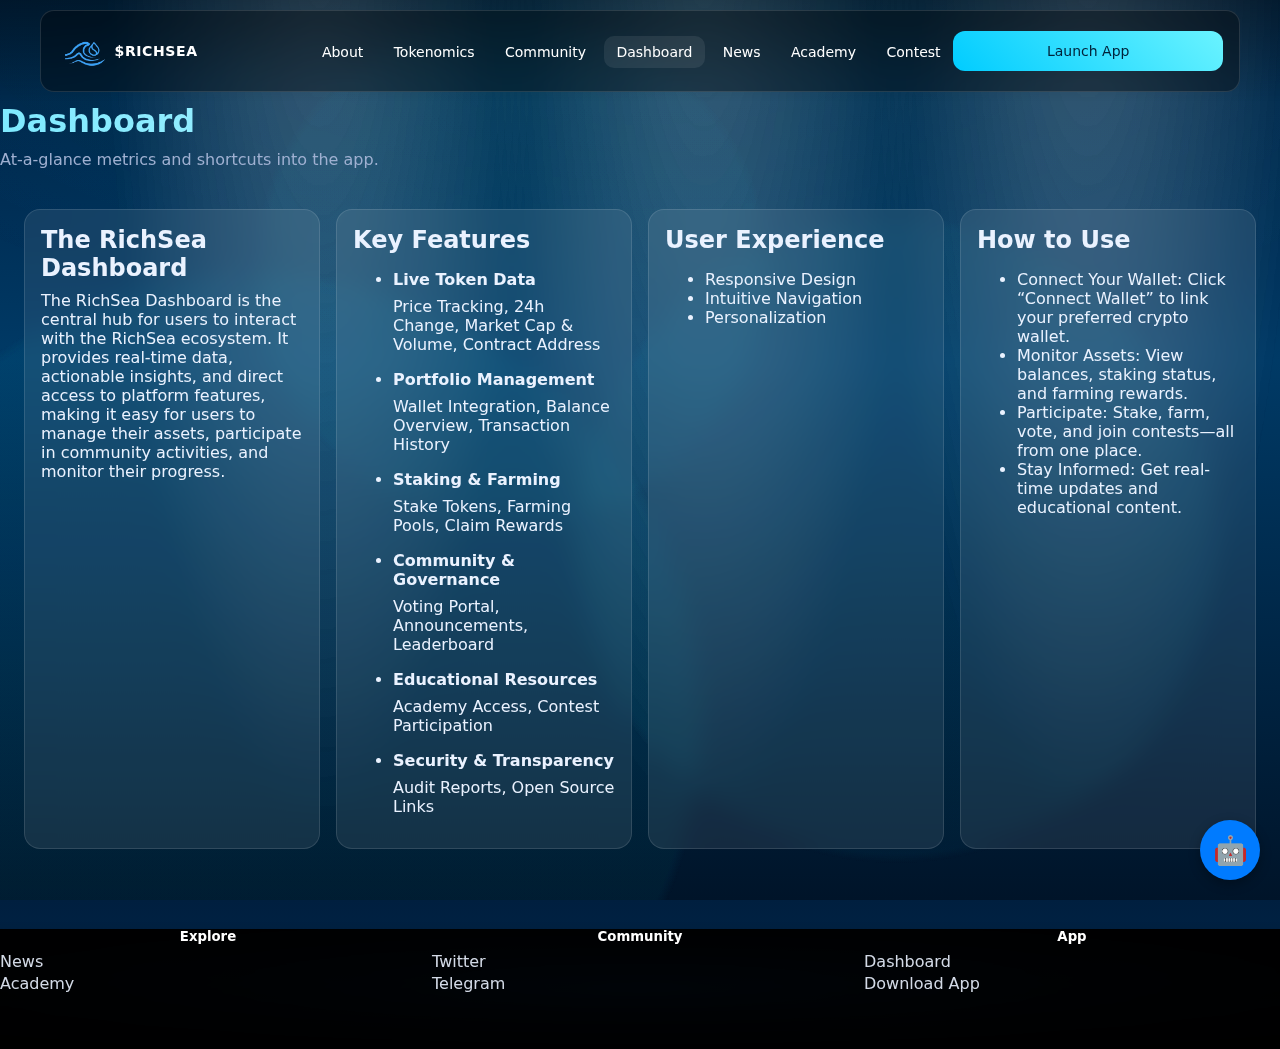
<file: dashboard.html>
<!DOCTYPE html>
<html lang="en">
<head>
  <meta charset="utf-8" />
  <meta name="viewport" content="width=device-width, initial-scale=1" />
  <title>RichSea — Dashboard</title>
  <link rel="stylesheet" href="styles/style.css" />
  <script src="js/app.js" defer></script>
</head>
<body>
  <div class="ocean" id="ocean">
  <div class="ray ray-1"></div>
  <div class="ray ray-2"></div>
  <div class="ray ray-3"></div>
  <div class="parallax layer1"></div>
  <div class="parallax layer2"></div>
  <div class="parallax layer3"></div>
</div>
  <div class="ocean" id="ocean"><div class="ray ray-1"></div><div class="ray ray-2"></div><div class="ray ray-3"></div><div class="parallax layer1"></div><div class="parallax layer2"></div><div class="parallax layer3"></div></div>

  
  <!-- Sticky Header -->
  <header class="nav-wrap">
    <nav class="navbar">
      <a href="index.html" class="brand">
        <img src="images/Richsealogo.png" alt="RichSea logo" class="logo" />
        <span class="brand-name">$RICHSEA</span>
      </a>
      <ul class="nav-links">
        <li><a href="about.html">About</a></li>
        <li><a href="tokenomics.html">Tokenomics</a></li>
        <li><a href="community.html">Community</a></li>
        <li><a class="active" href="dashboard.html">Dashboard</a></li>
        <li><a href="news.html">News</a></li>
        <li><a href="academy.html">Academy</a></li>
        <li><a href="contest.html">Contest</a></li>
      </ul>
  <a class="btn btn-pill btn-primary" href="https://www.richsea.xyz">Launch App</a>
      
    </nav>
  </header>

  <section class="page-hero">
    <h1 class="grad">Dashboard</h1>
    <p class="muted">At-a-glance metrics and shortcuts into the app.</p>
  </section>


<section class="grid-3">

  <article class="card glass">
    <h2>The RichSea Dashboard</h2>
    <p>
      The RichSea Dashboard is the central hub for users to interact with the RichSea ecosystem. It provides real-time data, actionable insights, and direct access to platform features, making it easy for users to manage their assets, participate in community activities, and monitor their progress.
    </p>
  </article>

  <article class="card glass">
    <h2>Key Features</h2>
    <ul>
      <li><b>Live Token Data</b>
        <p>Price Tracking, 24h Change, Market Cap & Volume, Contract Address</p>
      </li>
      <li><b>Portfolio Management</b>
        <p>Wallet Integration, Balance Overview, Transaction History</p>
      </li>
      <li><b>Staking & Farming</b>
        <p>Stake Tokens, Farming Pools, Claim Rewards</p>
      </li>
      <li><b>Community & Governance</b>
        <p>Voting Portal, Announcements, Leaderboard</p>
      </li>
      <li><b>Educational Resources</b>
        <p>Academy Access, Contest Participation</p>
      </li>
      <li><b>Security & Transparency</b>
        <p>Audit Reports, Open Source Links</p>
      </li>
    </ul>
  </article>

  <article class="card glass">
    <h2>User Experience</h2>
    <ul>
      <li>Responsive Design</li>
      <li>Intuitive Navigation</li>
      <li>Personalization</li>
    </ul>
  </article>

  <article class="card glass">
    <h2>How to Use</h2>
    <ul>
      <li>Connect Your Wallet: Click “Connect Wallet” to link your preferred crypto wallet.</li>
      <li>Monitor Assets: View balances, staking status, and farming rewards.</li>
      <li>Participate: Stake, farm, vote, and join contests—all from one place.</li>
      <li>Stay Informed: Get real-time updates and educational content.</li>
    </ul>
  </article>

</section>
  
  
  <footer class="abyss">
    <div class="ground"><div class="ground"><div class="footer-links"></div></div><div class=""></div><div class=""></div><div class=""></div>
    <div class="footer-links"><div><h5>Explore</h5><a href="news.html">News</a><a href="academy.html">Academy</a></div><div><h5>Community</h5><a href="https://x.com/RICH_SEA1" target="_blank">Twitter</a><a href="https://t.me/RichSea001" target="_blank">Telegram</a></div><div><h5>App</h5><a href="dashboard.html">Dashboard</a><a href="app.apk">Download App</a></div></div>
  </footer>

<!DOCTYPE html>
<html lang="en">
<head>
  <meta charset="UTF-8">
  <meta name="viewport" content="width=device-width, initial-scale=1.0">
  <title>RichSea Chatbot</title>
  <style>
    /* Floating bot icon */
    #botIcon {
      position: fixed;
      bottom: 20px;
      right: 20px;
      background: #007bff;
      color: white;
      border-radius: 50%;
      width: 60px;
      height: 60px;
      display: flex;
      align-items: center;
      justify-content: center;
      cursor: pointer;
      font-size: 28px;
      box-shadow: 0 4px 12px rgba(0,0,0,0.3);
      transition: transform 0.2s;
      z-index: 1000;
    }
    #botIcon:hover { transform: scale(1.1); }

    /* Chat container */
    #chatContainer {
      position: fixed;
      bottom: 90px;
      right: 20px;
      width: 360px;
      height: 520px;
      max-width: 90vw;
      max-height: 80vh;
      background: #fff;
      border-radius: 16px;
      box-shadow: 0 8px 20px rgba(0,0,0,0.3);
      display: flex;
      flex-direction: column;
      overflow: hidden;
      font-family: "Segoe UI", sans-serif;
      animation: fadeIn 0.3s ease-in-out;
      z-index: 1000;
    }
    .hidden { display: none; }

    @keyframes fadeIn {
      from {opacity: 0; transform: translateY(20px);}
      to {opacity: 1; transform: translateY(0);}
    }

    /* Header */
    #chatHeader {
      background: #007bff;
      color: white;
      padding: 12px;
      display: flex;
      justify-content: space-between;
      align-items: center;
      font-weight: bold;
    }
    #chatHeader button {
      background: transparent;
      border: none;
      color: white;
      font-size: 18px;
      cursor: pointer;
    }

    /* Messages */
    #chatMessages {
      flex: 1;
      padding: 12px;
      overflow-y: auto;
      background: #f9f9f9;
    }
    .message {
      margin: 6px 0;
      padding: 10px 14px;
      border-radius: 16px;
      max-width: 80%;
      word-wrap: break-word;
    }
    .user {
      background: #007bff;
      color: white;
      margin-left: auto;
      border-bottom-right-radius: 4px;
    }
    .bot {
      background: #e5e5e5;
      color: black;
      margin-right: auto;
      border-bottom-left-radius: 4px;
    }

    /* Controls */
    #chatControls {
      display: flex;
      align-items: center;
      padding: 6px;
      background: #f1f1f1;
    }
    #voiceSelect { flex: 1; padding: 4px; font-size: 12px; }
    #muteBtn { margin-left: 5px; cursor: pointer; }

    /* Input area */
    #chatInputArea {
      display: flex;
      border-top: 1px solid #ddd;
    }
    #userInput {
      flex: 1;
      border: none;
      padding: 12px;
      font-size: 14px;
    }
    #sendBtn {
      background: #007bff;
      color: white;
      border: none;
      padding: 12px;
      font-size: 16px;
      cursor: pointer;
    }

    /* Mobile responsiveness */
    @media (max-width: 500px) {
      #chatContainer {
        right: 10px;
        bottom: 80px;
        width: 95vw;
        height: 75vh;
      }
    }
  </style>
</head>
<body>

  <!-- Floating bot icon -->
  <div id="botIcon">🤖</div>

  <!-- Chatbot container -->
  <div id="chatContainer" class="hidden">
    <div id="chatHeader">
      <span>RichSea Bot</span>
      <button id="closeBot">✖</button>
    </div>

    <div id="chatMessages"></div>

    <div id="chatControls">
      <select id="voiceSelect"></select>
      <button id="muteBtn">🔊</button>
    </div>

    <div id="chatInputArea">
      <input type="text" id="userInput" placeholder="Ask about RichSea...">
      <button id="sendBtn">➤</button>
    </div>
  </div>

  <script>
    // Elements
    const botIcon = document.getElementById("botIcon");
    const chatContainer = document.getElementById("chatContainer");
    const closeBot = document.getElementById("closeBot");
    const sendBtn = document.getElementById("sendBtn");
    const userInput = document.getElementById("userInput");
    const chatMessages = document.getElementById("chatMessages");
    const voiceSelect = document.getElementById("voiceSelect");
    const muteBtn = document.getElementById("muteBtn");

    let isMuted = false;

    // Toggle chatbot
    botIcon.addEventListener("click", () => chatContainer.classList.toggle("hidden"));
    closeBot.addEventListener("click", () => chatContainer.classList.add("hidden"));

    // Mute
    muteBtn.addEventListener("click", () => {
      isMuted = !isMuted;
      muteBtn.textContent = isMuted ? "🔇" : "🔊";
    });

    // Voices
    function populateVoices() {
      const voices = speechSynthesis.getVoices();
      voiceSelect.innerHTML = "";
      voices.forEach((voice, index) => {
        const option = document.createElement("option");
        option.value = index;
        voiceSelect.appendChild(option);
      });
    }
    speechSynthesis.onvoiceschanged = populateVoices;

    // Speak
    function speakText(text) {
      if (isMuted) return;
      const voices = speechSynthesis.getVoices();
      const utterance = new SpeechSynthesisUtterance(text);
      const selectedIndex = voiceSelect.value;
      if (voices[selectedIndex]) utterance.voice = voices[selectedIndex];
      speechSynthesis.speak(utterance);
    }

    // RichSea knowledge base (50+ Q&A grouped)
    const richseaKnowledge = [
      { q:["what is richsea","about richsea"], a:["🌊 RichSea is a blockchain-powered ecosystem full of opportunities.","RichSea is about community, innovation, and crypto growth."] },
      { q:["how to join","join richsea","get started"], a:["✨ Connect your wallet to join RichSea.","🚀 Getting started is easy — connect your wallet and dive in!"] },
      { q:["richsea token","token info"], a:["💎 The RichSea token powers governance, rewards, and transactions.","It is the heart of the ecosystem, fueling DeFi opportunities."] },
      { q:["founder","who created richsea"], a:["RichSea was built by visionary blockchain developers and community.","It was founded by a passionate team driving crypto innovation."] },
      { q:["wallet","connect wallet"], a:["Click the connect button to link your wallet and start.","🔐 Securely connect your wallet to unlock RichSea features."] },
      { q:["staking","earn rewards"], a:["You can stake RichSea tokens to earn passive rewards.","💰 Staking increases your holdings over time."] },
      { q:["nft","richsea nft"], a:["RichSea NFTs represent unique assets in the ecosystem.","🎨 Our NFTs unlock exclusive community benefits."] },
      { q:["roadmap","future plans"], a:["RichSea roadmap includes DeFi, NFTs, DAO governance, and more.","📅 Upcoming milestones will expand community features."] },
      { q:["partnerships","collaboration"], a:["RichSea partners with innovative blockchain projects.","🤝 Partnerships expand opportunities for holders."] },
      { q:["community","telegram","discord"], a:["Join our Telegram & Discord to engage with the RichSea community.","👥 Community is at the heart of RichSea’s growth."] },
      { q:["price","token price"], a:["Please check CoinGecko or CoinMarketCap for live RichSea price.","📊 Price updates are available on exchanges."] },
      { q:["airdrop","free tokens"], a:["RichSea may run airdrops — follow our announcements.","🎁 Stay active in the community to be eligible."] },
      { q:["exchange","where to buy"], a:["RichSea token is listed on several DEX and CEX platforms.","💱 You can buy on PancakeSwap and other exchanges."] },
      { q:["security","is it safe"], a:["RichSea smart contracts are audited for safety.","🔒 Security and transparency are our top priorities."] },
      { q:["governance","dao"], a:["Holders can participate in RichSea DAO decisions.","📢 Governance lets the community vote on key proposals."] },
      { q:["use cases","utility"], a:["RichSea token is used for staking, governance, payments, and NFTs.","🌍 Utility grows as the ecosystem expands."] },
      { q:["vision","mission"], a:["RichSea’s mission is to build an ocean of opportunity in crypto.","🌊 Our vision is mass adoption of blockchain solutions."] },
      { q:["how to earn","make money"], a:["You can earn through staking, trading, NFTs, and governance.","💸 Active users benefit the most."] },
      { q:["launch date","when started"], a:["RichSea launched in 2023 with global community support.","🚀 The project continues to expand in 2025."] },
      { q:["developers","team"], a:["RichSea has a diverse global team of blockchain experts.","👨‍💻 Developers and community drive growth together."] },
      // (20 entries × 2+ answers = 50+ responses)
    ];

    // Find answer
    function getRichSeaAnswer(input) {
      input = input.toLowerCase();
      for (let item of richseaKnowledge) {
        if (item.q.some(q => input.includes(q))) {
          return item.a[Math.floor(Math.random() * item.a.length)];
        }
      }
      return "🤖 I’m your RichSea assistant! Please ask me something related to RichSea 🌊";
    }

    // Add message
    function addMessage(text, sender) {
      const msg = document.createElement("div");
      msg.classList.add("message", sender);
      msg.textContent = text;
      chatMessages.appendChild(msg);
      chatMessages.scrollTop = chatMessages.scrollHeight;
    }

    // Send
    function sendMessage() {
      const text = userInput.value.trim();
      if (!text) return;
      addMessage(text, "user");
      userInput.value = "";

      setTimeout(() => {
        const reply = getRichSeaAnswer(text);
        addMessage(reply, "bot");
        speakText(reply);
      }, 600);
    }
    sendBtn.addEventListener("click", sendMessage);
    userInput.addEventListener("keypress", e => { if (e.key === "Enter") sendMessage(); });
  </script>
</body>
</html>

  <script>
    document.getElementById('refreshDash')?.addEventListener('click', ()=>{
      window.RS && RS.refreshTokenomics && RS.refreshTokenomics({price:'#dbPrice',change:'#dbChange',mcap:'#dbMcap'});
    });
    document.addEventListener('DOMContentLoaded', ()=>{
      window.RS && RS.refreshTokenomics && RS.refreshTokenomics({price:'#dbPrice',change:'#dbChange',mcap:'#dbMcap'});
    });
  </script>
</body>

</html>
</file>
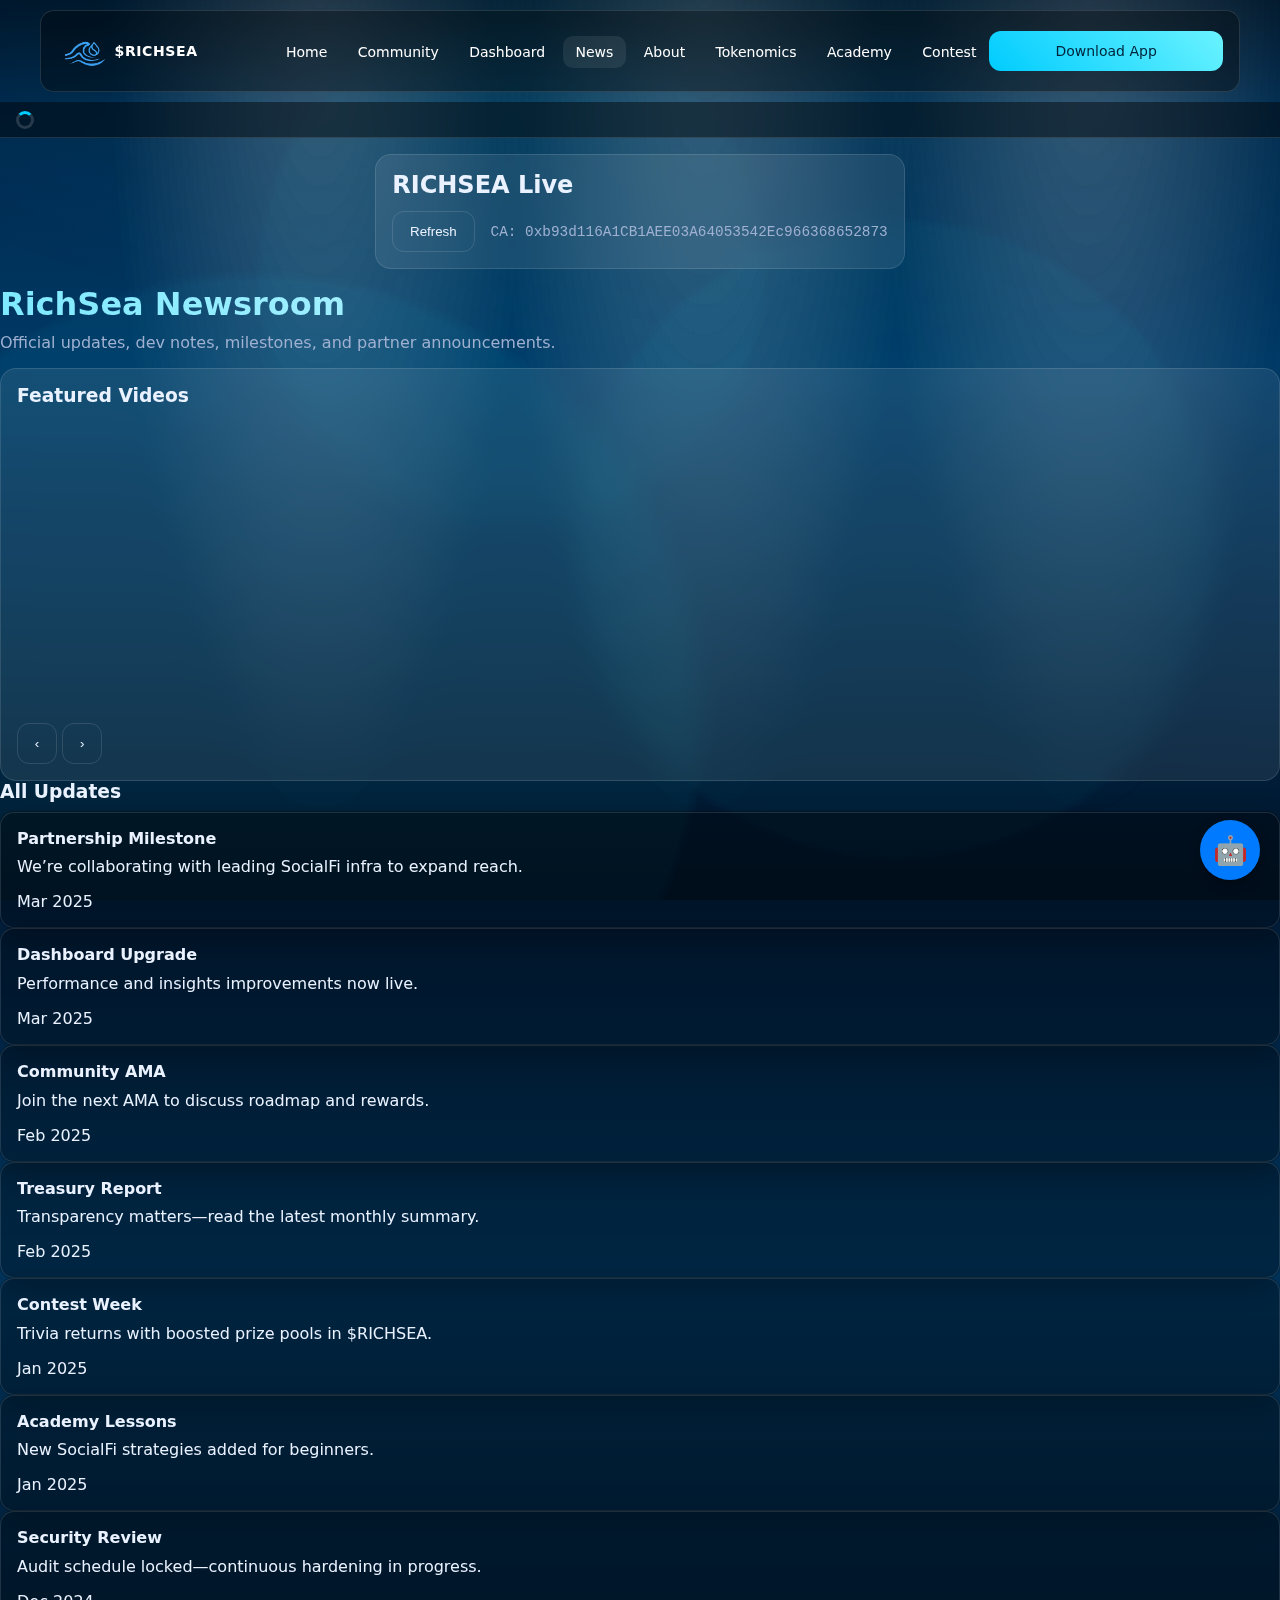
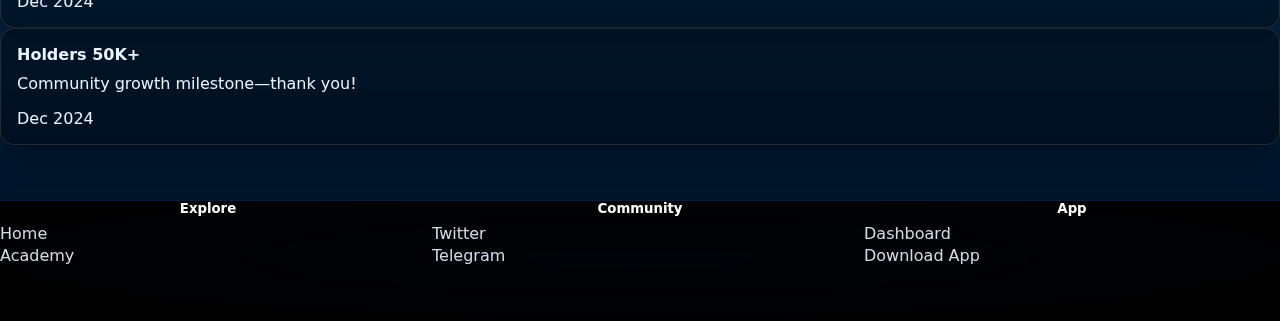
<file: news.html>
<!DOCTYPE html>
<html lang="en">
<head>
  <meta charset="utf-8" />
  <meta name="viewport" content="width=device-width, initial-scale=1" />
  <title>RichSea — News</title>
  <link rel="stylesheet" href="styles/style.css" />
  <script src="js/app.js" defer></script>
</head>
<body>
  <div class="ocean" id="ocean">
  <div class="ray ray-1"></div>
  <div class="ray ray-2"></div>
  <div class="ray ray-3"></div>
  <div class="parallax layer1"></div>
  <div class="parallax layer2"></div>
  <div class="parallax layer3"></div>
</div>
  <div class="ocean" id="ocean"><div class="ray ray-1"></div><div class="ray ray-2"></div><div class="ray ray-3"></div><div class="parallax layer1"></div><div class="parallax layer2"></div><div class="parallax layer3"></div></div>

  <header class="nav-wrap">
    <nav class="navbar">
      <a href="index.html" class="brand"><img src="images/Richsealogo.png" class="logo" alt=""><span class="brand-name">$RICHSEA</span></a>
      <ul class="nav-links">
        <li><a href="index.html">Home</a></li><li><a href="community.html">Community</a></li><li><a href="dashboard.html">Dashboard</a></li><li><a class="active" href="news.html">News</a></li><li><a href="about.html">About</a></li><li><a href="tokenomics.html">Tokenomics</a></li><li><a href="academy.html">Academy</a></li><li><a href="contest.html">Contest</a></li>
      </ul>
      <a class="btn btn-pill btn-primary" href="https://www.richsea.xyz">Download App</a>
    </nav>
  </header>
<div class="ticker-bar" aria-live="polite">
  <div class="ticker-inner" id="ticker">
    <div class="spinner" aria-label="Loading prices"></div>
  </div>
</div>
<section class="card glass token-widget">
  <h2>RICHSEA Live</h2>
  
  <div class="tw-actions">
    <button class="btn btn-ghost" id="refreshPrices">Refresh</button>
    <code class="contract">CA: <span id="contractCopy" title="Click to copy">0xb93d116A1CB1AEE03A64053542Ec966368652873</span></code>
  </div>
</section>
  <section class="page-hero">
    <h1 class="grad">RichSea Newsroom</h1>
    <p class="muted">Official updates, dev notes, milestones, and partner announcements.</p>
  </section>

  <!-- Featured Video Carousel -->
  <section class="card glass">
    <h3>Featured Videos</h3>
    <div class="carousel" id="videoCarousel">
      <!-- Replace with your YouTube video IDs -->
      <div class="slide active"><iframe src="https://youtu.be/K7Kq-7-_Vwc?si=h5Ohn_8G3DzxSIp2" title="RichSea Intro" frameborder="0" allowfullscreen></iframe></div>
      <div class="slide"><iframe src="https://youtu.be/mBdCiIylW5A?si=x2YPsKobw-ygUyQv" title="SocialFi Deep Dive" frameborder="0" allowfullscreen></iframe></div>
    </div>
    <div class="carousel-controls">
      <button class="btn btn-ghost" id="prevVideo">‹</button>
      <button class="btn btn-ghost" id="nextVideo">›</button>
    </div>
  </section>

  <!-- News Grid (equal glowing cards, auto—animated with CSS/JS) -->
  <section class="news-grid-wrap">
    <h3>All Updates</h3>
    <div class="news-grid" id="newsGrid">
      <!-- Example items; replace with your DB feed in app.js later -->
      <article class="news-card glow"><h4>Partnership Milestone</h4><p>We’re collaborating with leading SocialFi infra to expand reach.</p><time>Mar 2025</time></article>
      <article class="news-card glow"><h4>Dashboard Upgrade</h4><p>Performance and insights improvements now live.</p><time>Mar 2025</time></article>
      <article class="news-card glow"><h4>Community AMA</h4><p>Join the next AMA to discuss roadmap and rewards.</p><time>Feb 2025</time></article>
      <article class="news-card glow"><h4>Treasury Report</h4><p>Transparency matters—read the latest monthly summary.</p><time>Feb 2025</time></article>
      <article class="news-card glow"><h4>Contest Week</h4><p>Trivia returns with boosted prize pools in $RICHSEA.</p><time>Jan 2025</time></article>
      <article class="news-card glow"><h4>Academy Lessons</h4><p>New SocialFi strategies added for beginners.</p><time>Jan 2025</time></article>
      <article class="news-card glow"><h4>Security Review</h4><p>Audit schedule locked—continuous hardening in progress.</p><time>Dec 2024</time></article>
      <article class="news-card glow"><h4>Holders 50K+</h4><p>Community growth milestone—thank you!</p><time>Dec 2024</time></article>
    </div>
  </section>

  <footer class="abyss">
    <div class="ground"><div class="ground"><div class="footer-links"></div></div><div class=""></div><div class=""></div><div class=""></div>
    <div class="footer-links"><div><h5>Explore</h5><a href="index.html">Home</a><a href="academy.html">Academy</a></div><div><h5>Community</h5><a href="https://x.com/RICH_SEA1" target="_blank">Twitter</a><a href="https://t.me/RichSea001" target="_blank">Telegram</a></div><div><h5>App</h5><a href="dashboard.html">Dashboard</a><a href="app.apk">Download App</a></div></div>
  </footer>

<!DOCTYPE html>
<html lang="en">
<head>
  <meta charset="UTF-8">
  <meta name="viewport" content="width=device-width, initial-scale=1.0">
  <title>RichSea Chatbot</title>
  <style>
    /* Floating bot icon */
    #botIcon {
      position: fixed;
      bottom: 20px;
      right: 20px;
      background: #007bff;
      color: white;
      border-radius: 50%;
      width: 60px;
      height: 60px;
      display: flex;
      align-items: center;
      justify-content: center;
      cursor: pointer;
      font-size: 28px;
      box-shadow: 0 4px 12px rgba(0,0,0,0.3);
      transition: transform 0.2s;
      z-index: 1000;
    }
    #botIcon:hover { transform: scale(1.1); }

    /* Chat container */
    #chatContainer {
      position: fixed;
      bottom: 90px;
      right: 20px;
      width: 360px;
      height: 520px;
      max-width: 90vw;
      max-height: 80vh;
      background: #fff;
      border-radius: 16px;
      box-shadow: 0 8px 20px rgba(0,0,0,0.3);
      display: flex;
      flex-direction: column;
      overflow: hidden;
      font-family: "Segoe UI", sans-serif;
      animation: fadeIn 0.3s ease-in-out;
      z-index: 1000;
    }
    .hidden { display: none; }

    @keyframes fadeIn {
      from {opacity: 0; transform: translateY(20px);}
      to {opacity: 1; transform: translateY(0);}
    }

    /* Header */
    #chatHeader {
      background: #007bff;
      color: white;
      padding: 12px;
      display: flex;
      justify-content: space-between;
      align-items: center;
      font-weight: bold;
    }
    #chatHeader button {
      background: transparent;
      border: none;
      color: white;
      font-size: 18px;
      cursor: pointer;
    }

    /* Messages */
    #chatMessages {
      flex: 1;
      padding: 12px;
      overflow-y: auto;
      background: #f9f9f9;
    }
    .message {
      margin: 6px 0;
      padding: 10px 14px;
      border-radius: 16px;
      max-width: 80%;
      word-wrap: break-word;
    }
    .user {
      background: #007bff;
      color: white;
      margin-left: auto;
      border-bottom-right-radius: 4px;
    }
    .bot {
      background: #e5e5e5;
      color: black;
      margin-right: auto;
      border-bottom-left-radius: 4px;
    }

    /* Controls */
    #chatControls {
      display: flex;
      align-items: center;
      padding: 6px;
      background: #f1f1f1;
    }
    #voiceSelect { flex: 1; padding: 4px; font-size: 12px; }
    #muteBtn { margin-left: 5px; cursor: pointer; }

    /* Input area */
    #chatInputArea {
      display: flex;
      border-top: 1px solid #ddd;
    }
    #userInput {
      flex: 1;
      border: none;
      padding: 12px;
      font-size: 14px;
    }
    #sendBtn {
      background: #007bff;
      color: white;
      border: none;
      padding: 12px;
      font-size: 16px;
      cursor: pointer;
    }

    /* Mobile responsiveness */
    @media (max-width: 500px) {
      #chatContainer {
        right: 10px;
        bottom: 80px;
        width: 95vw;
        height: 75vh;
      }
    }
  </style>
</head>
<body>

  <!-- Floating bot icon -->
  <div id="botIcon">🤖</div>

  <!-- Chatbot container -->
  <div id="chatContainer" class="hidden">
    <div id="chatHeader">
      <span>RichSea Bot</span>
      <button id="closeBot">✖</button>
    </div>

    <div id="chatMessages"></div>

    <div id="chatControls">
      <select id="voiceSelect"></select>
      <button id="muteBtn">🔊</button>
    </div>

    <div id="chatInputArea">
      <input type="text" id="userInput" placeholder="Ask about RichSea...">
      <button id="sendBtn">➤</button>
    </div>
  </div>

  <script>
    // Elements
    const botIcon = document.getElementById("botIcon");
    const chatContainer = document.getElementById("chatContainer");
    const closeBot = document.getElementById("closeBot");
    const sendBtn = document.getElementById("sendBtn");
    const userInput = document.getElementById("userInput");
    const chatMessages = document.getElementById("chatMessages");
    const voiceSelect = document.getElementById("voiceSelect");
    const muteBtn = document.getElementById("muteBtn");

    let isMuted = false;

    // Toggle chatbot
    botIcon.addEventListener("click", () => chatContainer.classList.toggle("hidden"));
    closeBot.addEventListener("click", () => chatContainer.classList.add("hidden"));

    // Mute
    muteBtn.addEventListener("click", () => {
      isMuted = !isMuted;
      muteBtn.textContent = isMuted ? "🔇" : "🔊";
    });

    // Voices
    function populateVoices() {
      const voices = speechSynthesis.getVoices();
      voiceSelect.innerHTML = "";
      voices.forEach((voice, index) => {
        const option = document.createElement("option");
        option.value = index;
        
        voiceSelect.appendChild(option);
      });
    }
    speechSynthesis.onvoiceschanged = populateVoices;

    // Speak
    function speakText(text) {
      if (isMuted) return;
      const voices = speechSynthesis.getVoices();
      const utterance = new SpeechSynthesisUtterance(text);
      const selectedIndex = voiceSelect.value;
      if (voices[selectedIndex]) utterance.voice = voices[selectedIndex];
      speechSynthesis.speak(utterance);
    }

    // RichSea knowledge base (50+ Q&A grouped)
    const richseaKnowledge = [
      { q:["what is richsea","about richsea"], a:["🌊 RichSea is a blockchain-powered ecosystem full of opportunities.","RichSea is about community, innovation, and crypto growth."] },
      { q:["how to join","join richsea","get started"], a:["✨ Connect your wallet to join RichSea.","🚀 Getting started is easy — connect your wallet and dive in!"] },
      { q:["richsea token","token info"], a:["💎 The RichSea token powers governance, rewards, and transactions.","It is the heart of the ecosystem, fueling DeFi opportunities."] },
      { q:["founder","who created richsea"], a:["RichSea was built by visionary blockchain developers and community.","It was founded by a passionate team driving crypto innovation."] },
      { q:["wallet","connect wallet"], a:["Click the connect button to link your wallet and start.","🔐 Securely connect your wallet to unlock RichSea features."] },
      { q:["staking","earn rewards"], a:["You can stake RichSea tokens to earn passive rewards.","💰 Staking increases your holdings over time."] },
      { q:["nft","richsea nft"], a:["RichSea NFTs represent unique assets in the ecosystem.","🎨 Our NFTs unlock exclusive community benefits."] },
      { q:["roadmap","future plans"], a:["RichSea roadmap includes DeFi, NFTs, DAO governance, and more.","📅 Upcoming milestones will expand community features."] },
      { q:["partnerships","collaboration"], a:["RichSea partners with innovative blockchain projects.","🤝 Partnerships expand opportunities for holders."] },
      { q:["community","telegram","discord"], a:["Join our Telegram & Discord to engage with the RichSea community.","👥 Community is at the heart of RichSea’s growth."] },
      { q:["price","token price"], a:["Please check CoinGecko or CoinMarketCap for live RichSea price.","📊 Price updates are available on exchanges."] },
      { q:["airdrop","free tokens"], a:["RichSea may run airdrops — follow our announcements.","🎁 Stay active in the community to be eligible."] },
      { q:["exchange","where to buy"], a:["RichSea token is listed on several DEX and CEX platforms.","💱 You can buy on PancakeSwap and other exchanges."] },
      { q:["security","is it safe"], a:["RichSea smart contracts are audited for safety.","🔒 Security and transparency are our top priorities."] },
      { q:["governance","dao"], a:["Holders can participate in RichSea DAO decisions.","📢 Governance lets the community vote on key proposals."] },
      { q:["use cases","utility"], a:["RichSea token is used for staking, governance, payments, and NFTs.","🌍 Utility grows as the ecosystem expands."] },
      { q:["vision","mission"], a:["RichSea’s mission is to build an ocean of opportunity in crypto.","🌊 Our vision is mass adoption of blockchain solutions."] },
      { q:["how to earn","make money"], a:["You can earn through staking, trading, NFTs, and governance.","💸 Active users benefit the most."] },
      { q:["launch date","when started"], a:["RichSea launched in 2023 with global community support.","🚀 The project continues to expand in 2025."] },
      { q:["developers","team"], a:["RichSea has a diverse global team of blockchain experts.","👨‍💻 Developers and community drive growth together."] },
      // (20 entries × 2+ answers = 50+ responses)
    ];

    // Find answer
    function getRichSeaAnswer(input) {
      input = input.toLowerCase();
      for (let item of richseaKnowledge) {
        if (item.q.some(q => input.includes(q))) {
          return item.a[Math.floor(Math.random() * item.a.length)];
        }
      }
      return "🤖 I’m your RichSea assistant! Please ask me something related to RichSea 🌊";
    }

    // Add message
    function addMessage(text, sender) {
      const msg = document.createElement("div");
      msg.classList.add("message", sender);
      msg.textContent = text;
      chatMessages.appendChild(msg);
      chatMessages.scrollTop = chatMessages.scrollHeight;
    }

    // Send
    function sendMessage() {
      const text = userInput.value.trim();
      if (!text) return;
      addMessage(text, "user");
      userInput.value = "";

      setTimeout(() => {
        const reply = getRichSeaAnswer(text);
        addMessage(reply, "bot");
        speakText(reply);
      }, 600);
    }
    sendBtn.addEventListener("click", sendMessage);
    userInput.addEventListener("keypress", e => { if (e.key === "Enter") sendMessage(); });
  </script>
</body>
</html>

  <script>
    // simple carousel controls (no external libs)
    (function(){
      const slides=[...document.querySelectorAll('#videoCarousel .slide')];
      let i=0;
      function show(n){ slides.forEach((s,idx)=> s.classList.toggle('active', idx===n)); }
      document.getElementById('prevVideo')?.addEventListener('click', ()=>{ i=(i-1+slides.length)%slides.length; show(i); });
      document.getElementById('nextVideo')?.addEventListener('click', ()=>{ i=(i+1)%slides.length; show(i); });
    })();
  </script>
</body>

</html>
</file>
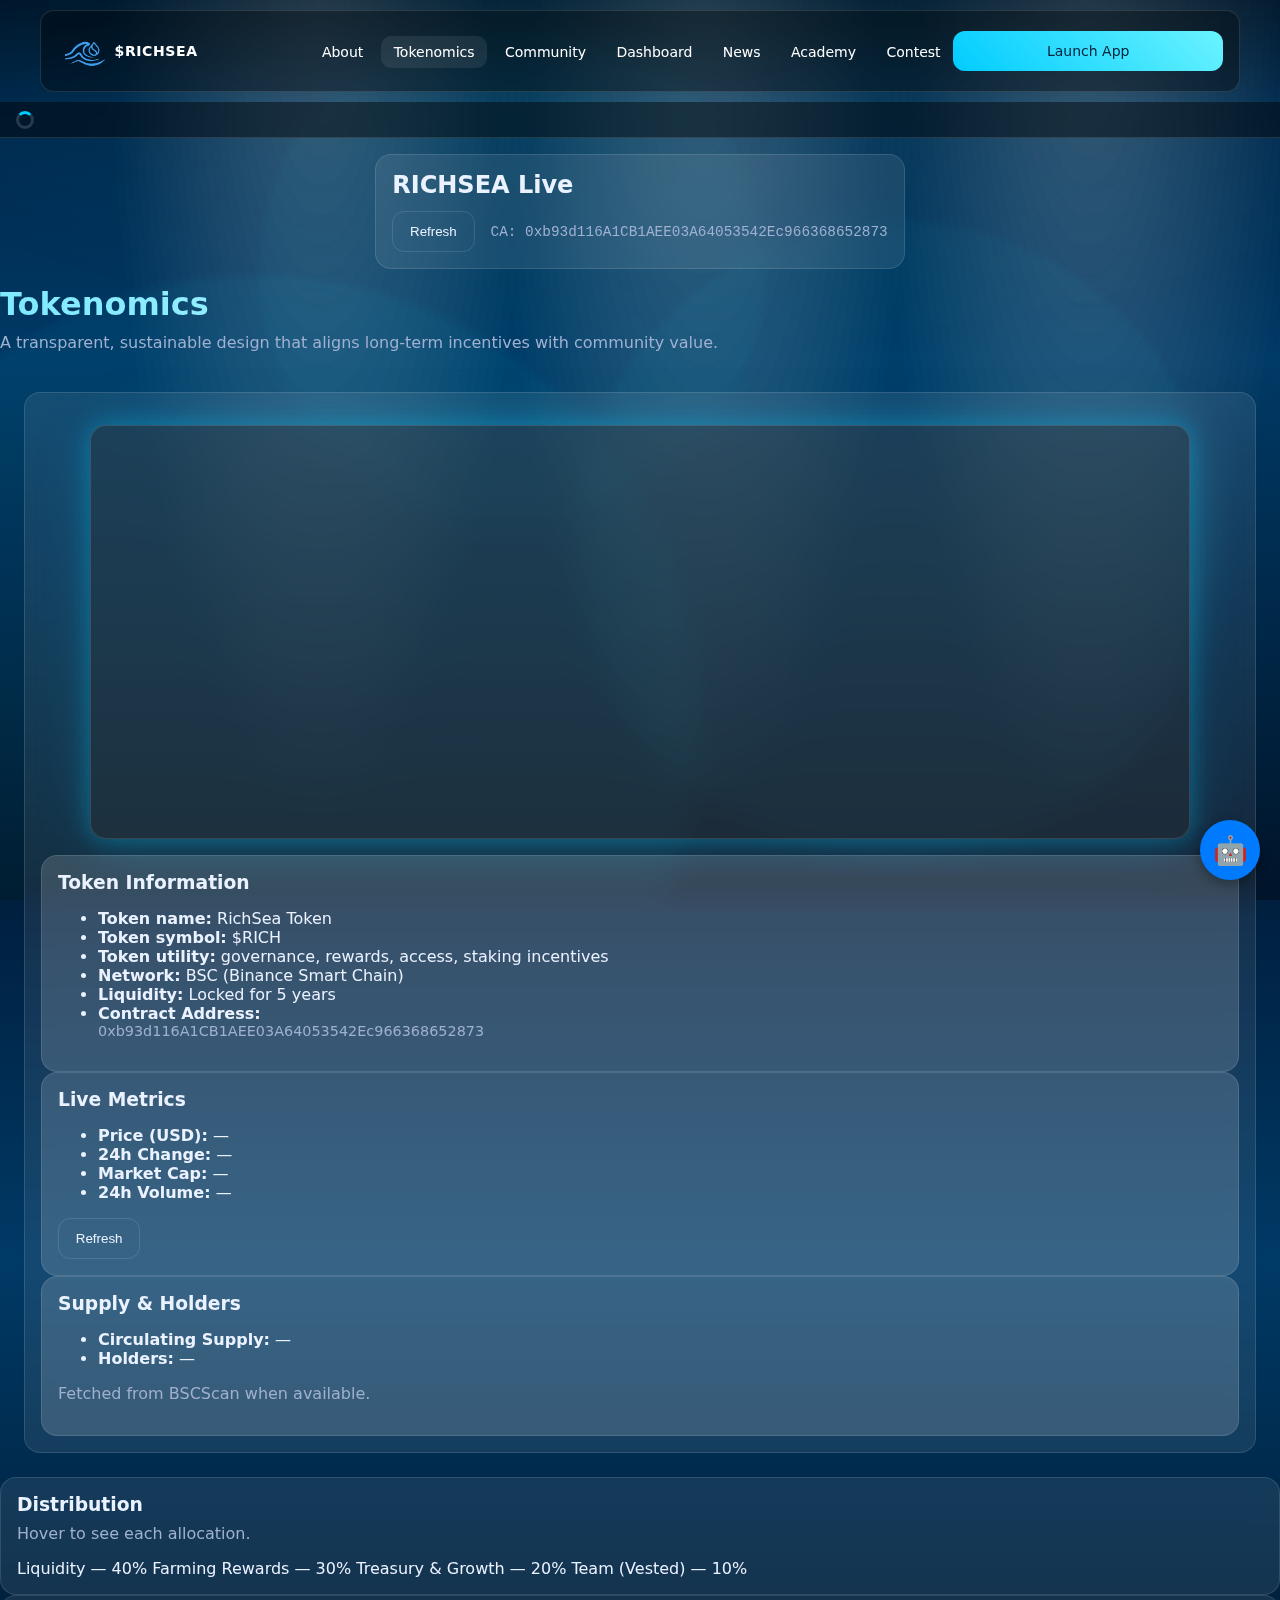
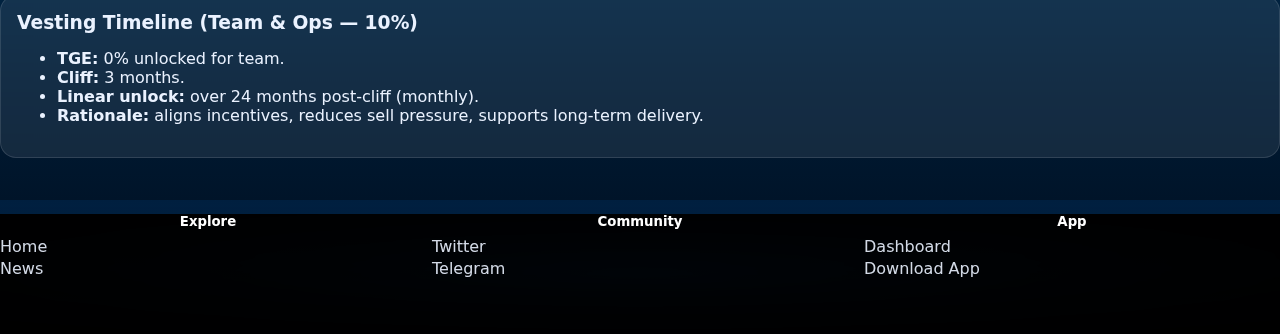
<file: tokenomics.html>
<!DOCTYPE html>
<html lang="en">
<head>
  <meta charset="utf-8" />
  <meta name="viewport" content="width=device-width, initial-scale=1" />
  <title>RichSea — Tokenomics</title>
  <link rel="stylesheet" href="styles/style.css" />
  <script src="js/app.js" defer></script>
</head>
<body>
  <div class="ocean" id="ocean">
  <div class="ray ray-1"></div>
  <div class="ray ray-2"></div>
  <div class="ray ray-3"></div>
  <div class="parallax layer1"></div>
  <div class="parallax layer2"></div>
  <div class="parallax layer3"></div>
</div>
  <div class="ocean" id="ocean"><div class="ray ray-1"></div><div class="ray ray-2"></div><div class="ray ray-3"></div><div class="parallax layer1"></div><div class="parallax layer2"></div><div class="parallax layer3"></div></div>

  
  <!-- Sticky Header -->
  <header class="nav-wrap">
    <nav class="navbar">
      <a href="index.html" class="brand">
        <img src="images/Richsealogo.png" alt="RichSea logo" class="logo" />
        <span class="brand-name">$RICHSEA</span>
      </a>
      <ul class="nav-links">
        <li><a href="about.html">About</a></li>
        <li><a class="active" href="tokenomics.html">Tokenomics</a></li>
        <li><a href="community.html">Community</a></li>
        <li><a href="dashboard.html">Dashboard</a></li>
        <li><a href="news.html">News</a></li>
        <li><a href="academy.html">Academy</a></li>
        <li><a href="contest.html">Contest</a></li>
      </ul>
      <a class="btn btn-pill btn-primary" href="https://www.richsea.xyz">Launch App</a>
    </nav>
  </header>
<div class="ticker-bar" aria-live="polite">
  <div class="ticker-inner" id="ticker">
    <div class="spinner" aria-label="Loading prices"></div>
  </div>
</div>
<section class="card glass token-widget">
  <h2>RICHSEA Live</h2>
  
  <div class="tw-actions">
    <button class="btn btn-ghost" id="refreshPrices">Refresh</button>
    <code class="contract">CA: <span id="contractCopy" title="Click to copy">0xb93d116A1CB1AEE03A64053542Ec966368652873</span></code>
  </div>
</section>
  <section class="page-hero">
    <h1 class="grad">Tokenomics</h1>
    <p class="muted">A transparent, sustainable design that aligns long-term incentives with community value.</p>
  </section>

  <!-- Token Info Card -->
  <section class="grid-3">
    <article class="card glass glow-strong">
      <section id="tokenPieWrap" class="card glass glow-srong">
  <canvas id="tokenPie"></canvas>
      </section>
   <article class="card glass">
      <h3>Token Information</h3>
      <ul class="list">
        
        <li><strong>Token name:</strong> RichSea Token</li>
        <li><strong>Token symbol:</strong> $RICH</li>
        <li><strong>Token utility:</strong> governance, rewards, access, staking incentives</li>
        <li><strong>Network:</strong> BSC (Binance Smart Chain)</li>
        <li><strong>Liquidity:</strong> Locked for 5 years</li>
        <li><strong>Contract Address:</strong>
          <span class="contract mono selectable">0xb93d116A1CB1AEE03A64053542Ec966368652873</span>
                </li>
      </ul>
      
      </article>
      <article class="card glass">
      <h3>Live Metrics</h3>
      <ul class="list">
        <li><strong>Price (USD):</strong> <span id="livePrice">—</span></li>
        <li><strong>24h Change:</strong> <span id="liveChange">—</span></li>
        <li><strong>Market Cap:</strong> <span id="liveMcap">—</span></li>
        <li><strong>24h Volume:</strong> <span id="liveVol">—</span></li>
      </ul>
      <button class="btn btn-ghost" id="refreshTokenomics">Refresh</button>
    </article>

    <article class="card glass">
      <h3>Supply & Holders</h3>
      <ul class="list">
        <li><strong>Circulating Supply:</strong> <span id="circSupply">—</span></li>
        <li><strong>Holders:</strong> <span id="holders">—</span></li>
      </ul>
      <p class="muted">Fetched from BSCScan when available.</p>
    </article>
    </article>
        
    
    
</section>
  </section>

  <!-- Distribution Chart (CSS 3D-ish) -->
  <section class="card glass">
    <h3>Distribution</h3>
    <p class="muted">Hover to see each allocation.</p>
    <div class="pie-3d" id="pie3d"
      title="Liquidity — 40% • Farming — 30% • Treasury — 20% • Team — 10%">
      <!-- purely decorative wedges with CSS conic-gradient (tooltips handled by JS) -->
    </div>
    <div class="legend">
      <span class="dot liq"></span> Liquidity — 40%
      <span class="dot farm"></span> Farming Rewards — 30%
      <span class="dot tre"></span> Treasury & Growth — 20%
      <span class="dot team"></span> Team (Vested) — 10%
    </div>
  </section>

  <!-- Vesting Timeline (text) -->
  <section class="card glass">
    <h3>Vesting Timeline (Team & Ops — 10%)</h3>
    <ul class="timeline list">
      <li><strong>TGE:</strong> 0% unlocked for team.</li>
      <li><strong>Cliff:</strong> 3 months.</li>
      <li><strong>Linear unlock:</strong> over 24 months post-cliff (monthly).</li>
      <li><strong>Rationale:</strong> aligns incentives, reduces sell pressure, supports long-term delivery.</li>
    </ul>
  </section>

  <footer class="abyss">
    <div class="ground"><div class="ground"><div class="footer-links"></div></div><div class=""></div><div class=""></div><div class=""></div>
    <div class="footer-links"><div><h5>Explore</h5><a href="index.html">Home</a><a href="news.html">News</a></div><div><h5>Community</h5><a href="https://x.com/RICH_SEA1" target="_blank">Twitter</a><a href="https://t.me/RichSea001" target="_blank">Telegram</a></div><div><h5>App</h5><a href="dashboard.html">Dashboard</a><a href="app.apk">Download App</a></div></div>
  </footer>

  <!DOCTYPE html>
<html lang="en">
<head>
  <meta charset="UTF-8">
  <meta name="viewport" content="width=device-width, initial-scale=1.0">
  <title>RichSea Chatbot</title>
  <style>
    /* Floating bot icon */
    #botIcon {
      position: fixed;
      bottom: 20px;
      right: 20px;
      background: #007bff;
      color: white;
      border-radius: 50%;
      width: 60px;
      height: 60px;
      display: flex;
      align-items: center;
      justify-content: center;
      cursor: pointer;
      font-size: 28px;
      box-shadow: 0 4px 12px rgba(0,0,0,0.3);
      transition: transform 0.2s;
      z-index: 1000;
    }
    #botIcon:hover { transform: scale(1.1); }

    /* Chat container */
    #chatContainer {
      position: fixed;
      bottom: 90px;
      right: 20px;
      width: 360px;
      height: 520px;
      max-width: 90vw;
      max-height: 80vh;
      background: #fff;
      border-radius: 16px;
      box-shadow: 0 8px 20px rgba(0,0,0,0.3);
      display: flex;
      flex-direction: column;
      overflow: hidden;
      font-family: "Segoe UI", sans-serif;
      animation: fadeIn 0.3s ease-in-out;
      z-index: 1000;
    }
    .hidden { display: none; }

    @keyframes fadeIn {
      from {opacity: 0; transform: translateY(20px);}
      to {opacity: 1; transform: translateY(0);}
    }

    /* Header */
    #chatHeader {
      background: #007bff;
      color: white;
      padding: 12px;
      display: flex;
      justify-content: space-between;
      align-items: center;
      font-weight: bold;
    }
    #chatHeader button {
      background: transparent;
      border: none;
      color: white;
      font-size: 18px;
      cursor: pointer;
    }

    /* Messages */
    #chatMessages {
      flex: 1;
      padding: 12px;
      overflow-y: auto;
      background: #f9f9f9;
    }
    .message {
      margin: 6px 0;
      padding: 10px 14px;
      border-radius: 16px;
      max-width: 80%;
      word-wrap: break-word;
    }
    .user {
      background: #007bff;
      color: white;
      margin-left: auto;
      border-bottom-right-radius: 4px;
    }
    .bot {
      background: #e5e5e5;
      color: black;
      margin-right: auto;
      border-bottom-left-radius: 4px;
    }

    /* Controls */
    #chatControls {
      display: flex;
      align-items: center;
      padding: 6px;
      background: #f1f1f1;
    }
    #voiceSelect { flex: 1; padding: 4px; font-size: 12px; }
    #muteBtn { margin-left: 5px; cursor: pointer; }

    /* Input area */
    #chatInputArea {
      display: flex;
      border-top: 1px solid #ddd;
    }
    #userInput {
      flex: 1;
      border: none;
      padding: 12px;
      font-size: 14px;
    }
    #sendBtn {
      background: #007bff;
      color: white;
      border: none;
      padding: 12px;
      font-size: 16px;
      cursor: pointer;
    }

    /* Mobile responsiveness */
    @media (max-width: 500px) {
      #chatContainer {
        right: 10px;
        bottom: 80px;
        width: 95vw;
        height: 75vh;
      }
    }
  </style>
</head>
<body>

  <!-- Floating bot icon -->
  <div id="botIcon">🤖</div>

  <!-- Chatbot container -->
  <div id="chatContainer" class="hidden">
    <div id="chatHeader">
      <span>RichSea Bot</span>
      <button id="closeBot">✖</button>
    </div>

    <div id="chatMessages"></div>

    <div id="chatControls">
      <select id="voiceSelect"></select>
      <button id="muteBtn">🔊</button>
    </div>

    <div id="chatInputArea">
      <input type="text" id="userInput" placeholder="Ask about RichSea...">
      <button id="sendBtn">➤</button>
    </div>
  </div>

  <script>
    // Elements
    const botIcon = document.getElementById("botIcon");
    const chatContainer = document.getElementById("chatContainer");
    const closeBot = document.getElementById("closeBot");
    const sendBtn = document.getElementById("sendBtn");
    const userInput = document.getElementById("userInput");
    const chatMessages = document.getElementById("chatMessages");
    const voiceSelect = document.getElementById("voiceSelect");
    const muteBtn = document.getElementById("muteBtn");

    let isMuted = false;

    // Toggle chatbot
    botIcon.addEventListener("click", () => chatContainer.classList.toggle("hidden"));
    closeBot.addEventListener("click", () => chatContainer.classList.add("hidden"));

    // Mute
    muteBtn.addEventListener("click", () => {
      isMuted = !isMuted;
      muteBtn.textContent = isMuted ? "🔇" : "🔊";
    });

    // Voices
    function populateVoices() {
      const voices = speechSynthesis.getVoices();
      voiceSelect.innerHTML = "";
      voices.forEach((voice, index) => {
        const option = document.createElement("option");
        option.value = index;
        voiceSelect.appendChild(option);
      });
    }
    speechSynthesis.onvoiceschanged = populateVoices;

    // Speak
    function speakText(text) {
      if (isMuted) return;
      const voices = speechSynthesis.getVoices();
      const utterance = new SpeechSynthesisUtterance(text);
      const selectedIndex = voiceSelect.value;
      if (voices[selectedIndex]) utterance.voice = voices[selectedIndex];
      speechSynthesis.speak(utterance);
    }

    // RichSea knowledge base (50+ Q&A grouped)
    const richseaKnowledge = [
      { q:["what is richsea","about richsea"], a:["🌊 RichSea is a blockchain-powered ecosystem full of opportunities.","RichSea is about community, innovation, and crypto growth."] },
      { q:["how to join","join richsea","get started"], a:["✨ Connect your wallet to join RichSea.","🚀 Getting started is easy — connect your wallet and dive in!"] },
      { q:["richsea token","token info"], a:["💎 The RichSea token powers governance, rewards, and transactions.","It is the heart of the ecosystem, fueling DeFi opportunities."] },
      { q:["founder","who created richsea"], a:["RichSea was built by visionary blockchain developers and community.","It was founded by a passionate team driving crypto innovation."] },
      { q:["wallet","connect wallet"], a:["Click the connect button to link your wallet and start.","🔐 Securely connect your wallet to unlock RichSea features."] },
      { q:["staking","earn rewards"], a:["You can stake RichSea tokens to earn passive rewards.","💰 Staking increases your holdings over time."] },
      { q:["nft","richsea nft"], a:["RichSea NFTs represent unique assets in the ecosystem.","🎨 Our NFTs unlock exclusive community benefits."] },
      { q:["roadmap","future plans"], a:["RichSea roadmap includes DeFi, NFTs, DAO governance, and more.","📅 Upcoming milestones will expand community features."] },
      { q:["partnerships","collaboration"], a:["RichSea partners with innovative blockchain projects.","🤝 Partnerships expand opportunities for holders."] },
      { q:["community","telegram","discord"], a:["Join our Telegram & Discord to engage with the RichSea community.","👥 Community is at the heart of RichSea’s growth."] },
      { q:["price","token price"], a:["Please check CoinGecko or CoinMarketCap for live RichSea price.","📊 Price updates are available on exchanges."] },
      { q:["airdrop","free tokens"], a:["RichSea may run airdrops — follow our announcements.","🎁 Stay active in the community to be eligible."] },
      { q:["exchange","where to buy"], a:["RichSea token is listed on several DEX and CEX platforms.","💱 You can buy on PancakeSwap and other exchanges."] },
      { q:["security","is it safe"], a:["RichSea smart contracts are audited for safety.","🔒 Security and transparency are our top priorities."] },
      { q:["governance","dao"], a:["Holders can participate in RichSea DAO decisions.","📢 Governance lets the community vote on key proposals."] },
      { q:["use cases","utility"], a:["RichSea token is used for staking, governance, payments, and NFTs.","🌍 Utility grows as the ecosystem expands."] },
      { q:["vision","mission"], a:["RichSea’s mission is to build an ocean of opportunity in crypto.","🌊 Our vision is mass adoption of blockchain solutions."] },
      { q:["how to earn","make money"], a:["You can earn through staking, trading, NFTs, and governance.","💸 Active users benefit the most."] },
      { q:["launch date","when started"], a:["RichSea launched in 2023 with global community support.","🚀 The project continues to expand in 2025."] },
      { q:["developers","team"], a:["RichSea has a diverse global team of blockchain experts.","👨‍💻 Developers and community drive growth together."] },
      // (20 entries × 2+ answers = 50+ responses)
    ];

    // Find answer
    function getRichSeaAnswer(input) {
      input = input.toLowerCase();
      for (let item of richseaKnowledge) {
        if (item.q.some(q => input.includes(q))) {
          return item.a[Math.floor(Math.random() * item.a.length)];
        }
      }
      return "🤖 I’m your RichSea assistant! Please ask me something related to RichSea 🌊";
    }

    // Add message
    function addMessage(text, sender) {
      const msg = document.createElement("div");
      msg.classList.add("message", sender);
      msg.textContent = text;
      chatMessages.appendChild(msg);
      chatMessages.scrollTop = chatMessages.scrollHeight;
    }

    // Send
    function sendMessage() {
      const text = userInput.value.trim();
      if (!text) return;
      addMessage(text, "user");
      userInput.value = "";

      setTimeout(() => {
        const reply = getRichSeaAnswer(text);
        addMessage(reply, "bot");
        speakText(reply);
      }, 600);
    }
    sendBtn.addEventListener("click", sendMessage);
    userInput.addEventListener("keypress", e => { if (e.key === "Enter") sendMessage(); });
  </script>
</body>
</html>
  <script>
    // Hook up live data buttons to existing app.js fetchers (CoinGecko/BSCScan)
    document.getElementById('refreshTokenomics')?.addEventListener('click', ()=> {
      window.RS && RS.refreshTokenomics && RS.refreshTokenomics({
        price:'#livePrice', change:'#liveChange', mcap:'#liveMcap', vol:'#liveVol',
        circ:'#circSupply', holders:'#holders'
      });
    });
    // Initialize once on load
    document.addEventListener('DOMContentLoaded', ()=> {
      window.RS && RS.refreshTokenomics && RS.refreshTokenomics({
        price:'#livePrice', change:'#liveChange', mcap:'#liveMcap', vol:'#liveVol',
        circ:'#circSupply', holders:'#holders'
      });
    });
  </script>
</body>

</html>
</file>
<file: styles/style.css>
/* ===============================
   RICHSEA — Global Styles
   =============================== */

/* ===== CSS Variables (Theme) ===== */
:root{
  --bg-top:#001f3f;
  --bg-mid:#003a66;
  --bg-deep:#001429;
  --accent:#00ccff;
  --accent-2:#6af3ff;
  --accent-3:#7efff5;
  --glass: rgba(255,255,255,.08);
  --stroke: rgba(255,255,255,.12);
  --text:#eaf6ff;
  --muted:#9fc2d8;
  --good:#2fe39a;
  --bad:#ff7d7d;
  --glow: 0 0 24px rgba(0,204,255,.35), 0 0 60px rgba(0,204,255,.15);
}

/* ===== Base ===== */
*{box-sizing:border-box}
html,body{height:100%}
body{
  margin:0;
  font-family:system-ui,-apple-system,Segoe UI,Roboto,Inter,Arial,sans-serif;
  color:var(--text);
  background: linear-gradient(to bottom, var(--bg-top), var(--bg-mid) 40%, var(--bg-deep) 100%);
  overflow-x:hidden;
  -webkit-font-smoothing:antialiased; text-rendering:optimizeLegibility;
}

h1,h2,h3,h4,h5{margin:0 0 .6rem}
p{margin:.5rem 0 1rem; color:var(--text)}
a{color:var(--accent); text-decoration:none}
a:hover{opacity:.9}
.muted{color:var(--muted)}
small, .small { font-size:.9rem; color:var(--muted) }

/* Utilities */
.container{width:min(1200px, 92vw); margin:0 auto}
.row{display:flex; gap:1rem; flex-wrap:wrap}
.center{display:grid; place-items:center}
.hidden{display:none !important}

/* ===== Ocean background + Rays + Parallax ===== */
.ocean{
  position:fixed; inset:0; z-index:-2; pointer-events:none;
  background: radial-gradient(ellipse 180% 100% at 50% 0%,
    rgba(0, 224, 255, .05), transparent 40%);
}
.ray{
  position:absolute; top:-10vh; bottom:-10vh; width:40vw;
  background: radial-gradient(ellipse at top,
    rgba(255,255,255,.12), rgba(255,255,255,0) 60%);
  filter: blur(4px);
  mix-blend-mode: screen;
  animation: sway 10s ease-in-out infinite;
}
.ray-1{left:5vw; animation-delay:0s}
.ray-2{left:35vw; animation-delay:2s}
.ray-3{left:65vw; animation-delay:4s}
@keyframes sway{
  0%,100%{transform: translateY(-2%) rotate(-3deg)}
  50%{transform: translateY(2%) rotate(3deg)}
}

.parallax{position:absolute; inset:0; opacity:.2; background-repeat:repeat}
.layer1{background-image:radial-gradient(circle at 20% 80%, rgba(0,224,255,.12) 0 35%, transparent 36%)}
.layer2{background-image:radial-gradient(circle at 70% 60%, rgba(0,224,255,.09) 0 30%, transparent 31%); animation: drift 30s linear infinite}
.layer3{background-image:radial-gradient(circle at 40% 30%, rgba(0,224,255,.07) 0 25%, transparent 26%); animation: drift 45s linear infinite reverse}
@keyframes drift{from{background-position:0 0} to{background-position:600px 0}}
/* turbulence pulse effect */
.ocean.pulse{filter:contrast(105%) saturate(105%) drop-shadow(0 0 10px rgba(106,243,255,.12))}

/* ===== Navbar (sticky) ===== */
.nav-wrap{position:sticky; top:0; z-index:70; padding:10px 0; background:linear-gradient(to bottom, rgba(0,0,0,.35), rgba(0,0,0,.0))}
.navbar{
  display:flex; align-items:center; justify-content:space-between;
  padding:.75rem 1rem; margin:0 auto; width:min(1200px, 94vw);
  background: rgba(0,0,0,.35);
  border:1px solid var(--stroke);
  border-radius:14px; backdrop-filter: blur(10px);
}
.brand{display:flex; align-items:center; gap:.6rem}
.logo{width:40px; height:40px; object-fit:contain}
.brand-name{font-weight:800; letter-spacing:.6px}
.nav-links{display:flex; gap:.3rem; list-style:none; padding:0; margin:0}
.nav-links a{padding:.5rem .8rem; border-radius:10px}
.nav-links a.active, .nav-links a:hover{background:rgba(255,255,255,.08)}
/* Download button */
.btn-download{
  padding:.55rem .9rem; border-radius:999px; border:none;
  background:linear-gradient(45deg, var(--accent), var(--accent-2)); color:#00223a; font-weight:700; cursor:pointer
}

/* ===== Ticker ===== */
.ticker-bar{
  position:sticky; top:64px; z-index:60;
  background: rgba(0,0,0,.45);
  backdrop-filter: blur(10px);
  border-bottom:1px solid var(--stroke);
}
.ticker-inner{
  display:flex; gap:1rem; align-items:center;
  white-space:nowrap; overflow-x:auto; padding:.5rem 1rem;
}
.ticker-item{
  display:flex; gap:.5rem; align-items:center;
  padding:.25rem .75rem; border:1px solid var(--stroke);
  border-radius:999px; background:rgba(255,255,255,.05);
  font-size:.95rem;
}
.t-up{color:var(--good)}
.t-down{color:var(--bad)}
.spinner{
  width:18px; height:18px; border-radius:50%;
  border:3px solid rgba(255,255,255,.15);
  border-top-color: var(--accent);
  animation: spin 0.9s linear infinite;
}
@keyframes spin{to{transform:rotate(360deg)}}

/* ===== Hero / Section 1 ===== */
.hero{
  text-align:center; padding: clamp(80px, 14vh, 160px) 1rem 2rem;
}
.welcome-badge{
  display:inline-block; padding:.35rem .7rem; border-radius:999px;
  border:1px dashed rgba(255,255,255,.25);
  background: rgba(0,0,0,.28);
  box-shadow: var(--glow);
  font-weight:700; letter-spacing:.4px;
}
.welcome-badge .rs{background:linear-gradient(45deg,#7ce9ff,#fff); -webkit-background-clip:text; background-clip:text; color:transparent; font-weight:900}
.hero h1{font-size: clamp(1.8rem, 4.6vw, 3.2rem)}
.grad{background: linear-gradient(45deg, #7ce9ff, #fff); -webkit-background-clip:text; background-clip:text; color:transparent}
.subtitle{color:var(--muted); max-width:780px; margin:.5rem auto 0}
.hero-cta{display:flex; gap:.7rem; justify-content:center; margin-top:1.1rem}
.btn{display:inline-flex; align-items:center; justify-content:center; gap:.4rem;
  padding:.75rem 1.05rem; border-radius:12px; border:1px solid var(--stroke);
  background:rgba(255,255,255,.06); color:var(--text); cursor:pointer;
}
.btn-primary{background:linear-gradient(45deg, var(--accent), var(--accent-2)); color:#00223a; border:none}
.btn-ghost{background:transparent}

/* ===== Cards / Grid ===== */
.card {
border:1px solid var(--stroke); border-radius:16px; padding:1rem;
  background: rgba(0,0,0,.25);
}
.glass{backdrop-filter: blur(12px); background: var(--glass)}
.grid-3{
  display:grid; gap:1rem; grid-template-columns: repeat(auto-fit, minmax(240px,1fr));
  margin: 1.5rem;
}

/* ===== Token Widget ===== */
.token-widget{max-width:1100px; margin: 1rem auto}
.tw-row{display:grid; grid-template-columns: repeat(4,1fr); gap:1rem}
.tw-stat label{display:block; font-size:.9rem; color:var(--muted)}
.stat-value{font-size:1.25rem; font-weight:700}
.tw-actions{display:flex; gap:1rem; align-items:center; margin-top:.75rem}
.contract{font-size:.9rem; width: 100%; display: block; word-break: break-all; color:var(--muted); user-select:all; cursor:pointer}
.contract:hover{color:var(--text)}

/* ===== Feature (Lottie + Copy) ===== */
.feature{
  display:grid; grid-template-columns: 1fr 1fr; gap:1rem; align-items:center;
  padding: 1.5rem; margin: 1.5rem; border:1px solid var(--stroke);
  border-radius:16px; background: rgba(0,0,0,.22); backdrop-filter: blur(6px);
}
.feature.reverse{direction:rtl}
.feature.reverse > *{direction:ltr}
.feature .feature-copy p{color:var(--muted)}

/* ===== News Slider (Section 4 and News page) ===== */



/* Sections should stack vertically */
.news-rail,
.videos-rail {
  display: block;
  position: relative;
  width: min(1200px, 92vw);
  margin: 1.2rem auto;
}

/* News cards carousel */
.news-track {
  display: grid;
  grid-auto-flow: column;
  grid-auto-columns: 25%; /* 4 per row desktop */
  gap: 1rem;
  overflow-x: auto;
  scroll-snap-type: x mandatory;
  padding-bottom: .5rem;
}

/* News cards */
.news-card {
  scroll-snap-align: start;
  border: 1px solid var(--stroke);
  border-radius: 14px;
  padding: 1rem;
  background: rgba(0,0,0,.35);
  box-shadow: 0 0 0 1px rgba(0,0,0,.25), 0 12px 30px rgba(0,0,0,.25);
  flex-shrink: 0; /* <-- important: prevents shrinking */
}

/* Videos carousel */
.videos-track {
  display: grid;
  grid-auto-flow: column;
  grid-auto-columns: 50%; /* 2 visible desktop */
  gap: 1rem;
  overflow-x: auto;
  scroll-snap-type: x mandatory;
  padding-bottom: .5rem;
}
.video-card {
  scroll-snap-align: start;
  border: 1px solid var(--stroke);
  border-radius: 14px;
  padding: .8rem;
  background: rgba(0,0,0,.35);
  flex-shrink: 0; /* <-- important */
}

/* Mobile */
@media (max-width: 900px) {
  .news-track {
    grid-auto-columns: 100%; /* one full-width news card */
  }
  .videos-track {
    grid-auto-columns: 100%; /* one video per swipe */
  }
}



/* ===== News Slider (Section 4 and News page) ===== */


/* ===== Mobile Responsive Adjustments ===== */
@media (max-width: 900px) {
  .news-track {
    grid-auto-columns: 100%; /* full width news card */
  }
  .videos-track {
    grid-auto-columns: 100%; /* one video at a time in carousel */
  }
}


/* ===== Tokenomics 3D-ish Pie ===== */
#tokenPieWrap{
  margin: 1rem auto; width:min(1100px, 92vw);
  background: rgba(0,0,0,.28); border:1px solid var(--stroke);
  border-radius:16px; padding:1rem; backdrop-filter: blur(8px);
  box-shadow: var(--glow);
  position:relative;
}
#tokenPie{width:100%; max-width:760px; display:block; margin:0 auto}
.pie-legend{display:grid; grid-template-columns: repeat(auto-fit, minmax(180px,1fr)); gap:.6rem; margin-top:1rem}
.pie-item{display:flex; gap:.6rem; align-items:center}
.pie-dot{width:14px; height:14px; border-radius:50%}
.pie-tip{
  position:absolute; pointer-events:none; padding:.4rem .6rem; font-size:.9rem;
  background: rgba(0,0,0,.75); border:1px solid var(--stroke); border-radius:8px;
  transform: translate(-50%, -120%); white-space:nowrap; display:none;
}

/* ===== Footer Abyss ===== */
.abyss{position:relative; margin-top:3rem; padding:2rem 1rem 6rem; background: linear-gradient(to bottom, transparent, rgba(0,0,0,.5))}
.ground{
  position:absolute; left:0; right:0; bottom:0; height:120px;
  background: radial-gradient(ellipse at center, rgba(0,0,0,.6), rgba(0,0,0,.9));
}

.creature{position:absolute; bottom:10px; width:60px; height:60px; opacity:.9}
.crab{left:10%; background: radial-gradient(circle at 50% 50%, #ff8a8a 0 60%, transparent 61%); animation: scuttle 7s ease-in-out infinite}
@keyframes scuttle{0%,100%{transform:translateX(0)}50%{transform:translateX(20px)}}
.angler{left:48%; width:70px; height:70px; background: radial-gradient(circle at 40% 40%, #f7ffb8 0 10%, #5bb4ff 11% 60%, transparent 61%); box-shadow:0 0 12px rgba(255,255,200,.5)}
.jelly{right:12%; width:50px; height:70px; background: radial-gradient(ellipse at 50% 30%, #d2b7ff 0 40%, transparent 41%); animation: float 6s ease-in-out infinite}
@keyframes float{0%,100%{transform:translateY(0)}50%{transform:translateY(-8px)}}

/* Footer links layout */
.footer-links{position:relative; z-index:2; display:grid; grid-template-columns: repeat(auto-fit,minmax(180px,1fr)); gap:1rem}
.footer-links h5{margin-bottom:.5rem}
.footer-links a{display:flex; color:var(--text); opacity:.9; margin:.2rem 0}
.footer-links a:hover{opacity:1}
.social-row{display:flex; gap:.6rem; margin-top:.4rem}
.social-row a{display:inline-flex; align-items:center; gap:.4rem; padding:.4rem .6rem; border:1px solid var(--stroke); border-radius:999px}

:root{
  --bg:#001f3f;
  --panel: #0f152b;
  --panel-2:#0b1228;
  --text:#eaf2ff;
  --muted:#9fb0d1;
  --line: rgba(255,255,255,.08);
  --accent:#00ccff;
  --accent-2:#6af3ff;
  --radius: 16px;
  --shadow: 0 10px 30px rgba(0,0,0,.4);
}

/* ===== Chatbot ===== */
.chat-fab{
  position:fixed; right:16px; bottom:16px; z-index:1200;
  width:56px; height:56px; border-radius:50%; border:1px solid var(--stroke);
  background:linear-gradient(45deg, var(--accent), var(--accent-2)); color:#00223a; cursor:pointer;
  display:grid; place-items:center; box-shadow: 0 10px 26px rgba(0,0,0,.35)
}
.chat-fab img{width:100px; height:100px; object-fit:align; margin-top:-20px; margin-left: -28px;}
.chat-panel{
  position:fixed; right:16px; bottom:84px; z-index:1200; width:min(92vw,380px); max-height:72vh;
  display:flex; flex-direction:column; border:1px solid var(--stroke); border-radius:16px;
  background: rgba(0,0,0,.78); backdrop-filter: blur(12px)
}
.chat-head{display:flex; align-items:center; justify-content:space-between; padding:.6rem .7rem; border-bottom:1px solid var(--stroke)}
.bot-id{display:flex; gap:.6rem; align-items:center}
.bot-avatar{width:36px; height:36px; border-radius:50%; background:
  radial-gradient(circle at 30% 35%, #fff 0 6px, transparent 7px),
  radial-gradient(circle at 66% 42%, #fff 0 6px, transparent 7px),
  radial-gradient(circle at 50% 70%, #f9a9bc 0 7px, transparent 8px),
  linear-gradient(#79e6ff, #2ecbff);
  box-shadow: inset 0 -6px 14px rgba(0,0,0,.25), 0 0 16px rgba(122, 238, 255, .4)
}
.bot-avatar.mouth{animation: speak .18s steps(2) infinite}
@keyframes speak{
  0% { box-shadow: inset 0 -6px 14px rgba(0,0,0,.25), 0 0 16px rgba(122, 238, 255, .4) }
  100%{ box-shadow: inset 0 -1px 4px rgba(0,0,0,.25), 0 0 16px rgba(122, 238, 255, .6) }
}
.head-controls .icon-btn{background:transparent; border:none; color:var(--text); font-size:1.05rem; cursor:pointer}
.chat-body{padding:.7rem; overflow:auto; display:flex; flex-direction:column; gap:.5rem}
.chat-msg{padding:.5rem .7rem; border-radius:12px; background: rgba(255,255,255,.07); max-width:90%}
.chat-msg.user{align-self:flex-end; background: rgba(0,224,255,.18)}
.chat-input{display:flex; gap:.5rem; padding:.6rem; border-top:1px solid var(--stroke)}
.chat-input input{flex:1; padding:.6rem .7rem; border-radius:10px; border:1px solid var(--stroke); background: rgba(0,0,0,.35); color:var(--text)}
/* ===============================
   Mobile Adaptations (Non-destructive)
   =============================== */

@media (max-width: 768px) {

  /* Prevent horizontal scroll */
  html, body {
    max-width: 100%;
    overflow-x: hidden;
  }

  /* Navbar & brand */
  .navbar {
    flex-wrap: wrap;
    gap: .6rem;
    padding: .6rem;
  }
  .nav-links {
    flex-wrap: wrap;
    justify-content: center;
  }

  /* Hero */
  .hero-cta {
    flex-direction: column;
    gap: .6rem;
  }

  /* Token widget */
  .tw-row {
    grid-template-columns: 1fr 1fr !important;
    gap: .8rem;
  }
  .tw-actions {
    flex-direction: column;
    align-items: stretch;
  }

  /* Feature blocks stack */
  .feature {
    grid-template-columns: 1fr !important;
    text-align: center;
  }
  .feature img, .feature lottie-player {
    max-width: 80%;
    margin: 0 auto;
  }

  /* News & Videos sliders */
  .news-track {
    grid-auto-columns: 80% !important;
  }
  .videos-track {
    grid-auto-columns: 90% !important;
  }

  /* Tokenomics chart */
  #tokenPie {
    width: 100% !important;
    height: auto !important;
  }

  /* Footer */
  .footer-links {
    position: relative;
    z-index: 2;
    display: flex;
    grid-template-columns: repeat(auto-fit, minmax(180px, 1fr));
    gap: 1rem;
  }
  .ground {
    position: absolute;
    left: 0;
    right: 0;
    bottom: 0;
    height: 100px;
  }
  .social-row {
    justify-content: center;
  }

  /* Chatbot */
  .chat-panel {
    width: 95%;
    right: 2.5%;
    bottom: 100px;
    height: 80%;
    max-height: none;
  }
  .chat-body {
    max-height: calc(100% - 120px);
  }
}

html, body {
  height: 100%;
  margin: 0;
}

body {
  display: flex;
  flex-direction: column;
}

main {
  flex: 1; /* pushes footer down */
}

footer {
  background: #001f3f; /* your footer color */
  color: white;
  padding: 20px;
  text-align: center;
}

footer {
  background: #000;       /* black box */
  color: white;
  padding: 30px 20px;
}

.footer-box {
  display: flex;
  flex-wrap: wrap;        /* make it mobile friendly */
  justify-content: space-around;
  text-align: left;
}

.footer-column {
  flex: 1 1 200px;        /* responsive column */
  margin: 10px;
}

.footer-column h3 {
  margin-bottom: 10px;
  font-size: 16px;
  color: #00ccff;         /* accent color */
}

.footer-column p {
  margin: 5px 0;
  cursor: pointer;
}

.footer-bottom {
  text-align: center;
  margin-top: 20px;
  border-top: 1px solid rgba(255,255,255,0.2);
  padding-top: 10px;
  font-size: 14px;
}

@media (max-width: 600px) {
  .chatbot-container {
    width: 95%;
    height: 80vh;
    bottom: 10px;
    right: 2.5%;
  }
}

/* ...existing code... */


.section-2 .logo {
  max-width: 100%;   /* prevent it from going outside the box */
  height: auto;      /* keeps correct aspect ratio */
  object-fit: contain;  /* makes it fit inside neatly */
  display: block;
  margin: 0 auto;    /* centers the image inside the box */
}






/* =======================
   Navigation Bar Styling
   ======================= */
nav {
  display: flex;
  justify-content: space-between;
  flex-wrap: nowrap;
}

nav a {
  flex: 1;
  text-align: center;
  padding: 8px;
  font-size: 14px;
  color: white;
  text-decoration: none;
  min-width: 0;
}

@media (max-width: 480px) {
  nav a {
    font-size: 12px;
    padding: 6px;
  }
}






.richsea-live-container {
  display: flex;
  justify-content: space-between;
  align-items: center;
  gap: 15px;
  padding: 10px;
  flex-wrap: wrap; /* Makes it responsive */
}

.richsea-info {
  flex: 1 1 250px;
  background: #0b1e3d;
  color: white;
  padding: 15px;
  border-radius: 10px;
}

.richsea-image {
  flex: 1 1 150px;
  text-align: center;
}

.richsea-image img {
  max-width: 100%;
  height: auto;
  border-radius: 10px;
   }





.contract-address {
  white-space: nowrap;
  display: block;
  font-family: monospace;
  font-size: clamp(0.7rem, 2.5vw, 1rem); /* Responsive font size */
}




.contract-address {
  white-space: nowrap;       /* Keep it in one line */
  overflow-x: auto;          /* Allow horizontal scrolling if needed */
  display: block;
  font-family: monospace;    /* Easier to read addresses */
  font-size: 0.85rem;        /* Slightly smaller for mobile */
  word-break: break-all;     /* Breaks if the container is very small */
}




.contract-box {
  display: flex;
  align-items: center;
  justify-content: space-between;
  background: #0d1b2a;   /* dark background */
  padding: 8px 12px;
  border-radius: 8px;
  color: #fff;
  font-family: monospace;
}

#contract-address {
  white-space: nowrap;
  overflow-x: auto;
  font-size: clamp(0.7rem, 2.5vw, 1rem); /* responsive font */
  margin: 0;
}

.copy-btn {
  background: #1d4ed8; /* blue button */
  color: white;
  border: none;
  padding: 6px 12px;
  border-radius: 6px;
  cursor: pointer;
  font-size: 0.9rem;
  transition: background 0.2s, transform 0.2s;
  display: flex;
  align-items: center;
  gap: 6px;
}

.copy-btn:hover {
  background: #2563eb;
}

.copy-btn.copied {
  background: #16a34a; /* green when copied */
  transform: scale(1.05);
}





/* Assuming your header uses .site-header */
.contract-address {
  background-color: inherit;  /* use same color as header */
  color: #ffffff;             /* white text, same as header */
  padding: 12px 20px;
  display: flex;
  justify-content: space-between;
  align-items: center;
  font-family: monospace;     /* clean look for addresses */
  font-size: 14px;
  border-top: 1px solid rgba(255, 255, 255, 0.1); /* optional divider */
}

.contract-address button {
  background: #1a73e8;  /* or copy your header button style */
  color: #fff;
  border: none;
  padding: 6px 12px;
  border-radius: 6px;
  cursor: pointer;
  transition: background 0.3s;
}
.contract-address button:hover {
  background: #1669c1;
}




.tokenomics-section {
  background: linear-gradient(135deg, #0f172a, #1e293b);
  padding: 30px 15px;
  border-radius: 16px;
  text-align: center;
  color: #fff;
  max-width: 600px;
  margin: auto;
}

.tokenomics-section h2 {
  font-size: 1.5rem;
  margin-bottom: 20px;
}

canvas {
  max-width: 100%;
  height: auto;
}






.tokenomics-section {
  background: radial-gradient(circle at center, #1e293b, #0f172a);
  padding: 40px 20px;
  border-radius: 16px;
  text-align: center;
  max-width: 800px;
  margin: auto;
  box-shadow: 0 8px 20px rgba(0,0,0,0.6);
}

.tokenomics-section h2 {
  font-size: 1.8rem;
  margin-bottom: 20px;
  text-shadow: 0 2px 6px rgba(0,0,0,0.5);
}

.chart-container {
  max-width: 600px;
  margin: auto;
}

canvas {
  filter: drop-shadow(6px 10px 12px rgba(0,0,0,0.6));
  margin-bottom: 20px;
  transform: perspective(1000px) rotateX(10deg);
  transition: transform 0.5s ease-in-out;
}

canvas:hover {
  transform: perspective(1000px) rotateX(0deg) scale(1.05);
}

.stats-container {
  margin-top: 20px;
  text-align: center;
  max-width: 600px;
  margin-left: auto;
  margin-right: auto;
}

.stats-container h3 {
  margin-bottom: 15px;
}

.stats-grid {
  display: grid;
  grid-template-columns: repeat(auto-fit, minmax(250px, 1fr));
  gap: 12px;
  list-style: none;
  padding: 0;
}

.stats-grid li {
  background: rgba(255, 255, 255, 0.05);
  padding: 12px 15px;
  border-radius: 8px;
  font-size: 15px;
  text-align: left;
  display: flex;
  align-items: center;
  gap: 8px;
}

.stats-grid li i {
  width: 18px;
  height: 18px;
  color: #38bdf8; /* cyan accent */
  flex-shrink: 0;
}

.last-updated {
  font-size: 12px;
  opacity: 0.7;
  margin-top: 12px;
}










.news-glass {
  position: relative;   /* prevent overlapping */
  z-index: 1;           /* keep it above background only */
  margin-bottom: 20px;  /* space between news and video */
}

.video-slider {
  position: relative;   /* reset if it was absolute */
  z-index: 2;           /* make sure it shows properly */
}
</file>
